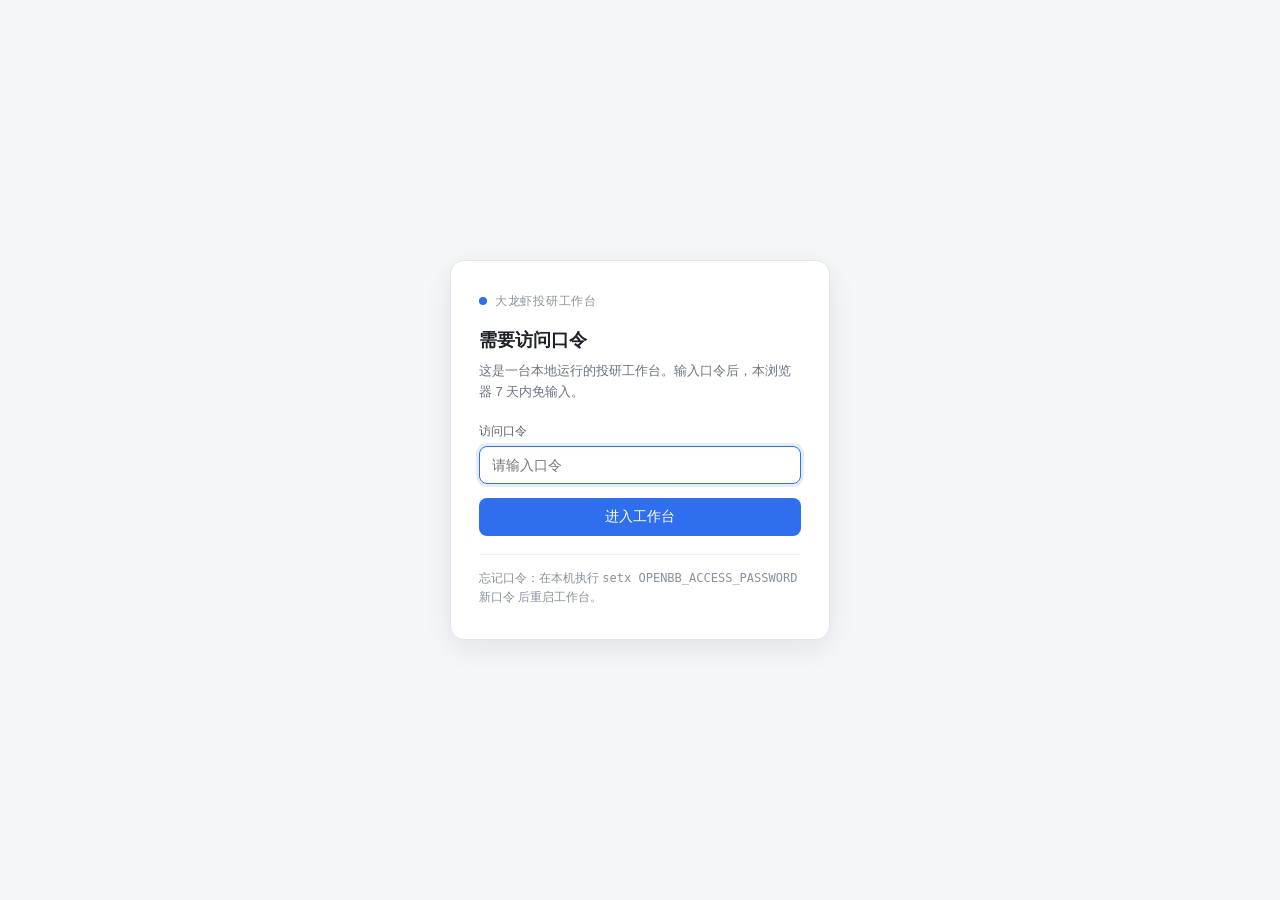
<file: frontend/auth.html>
<!DOCTYPE html>
<html lang="zh-CN">
<head>
  <meta charset="UTF-8">
  <meta name="viewport" content="width=device-width, initial-scale=1.0">
  <title>访问口令 · 大龙虾投研工作台</title>
  <link rel="icon" href="favicon.ico" type="image/x-icon">
  <style>
    /* 独立登录页：不依赖 theme.css，保证任何主题下都可读 */
    :root { color-scheme: light; }
    * { box-sizing: border-box; }
    body {
      margin: 0; min-height: 100vh;
      display: flex; align-items: center; justify-content: center;
      background: #f5f6f8; color: #1f2329;
      font-family: -apple-system, BlinkMacSystemFont, "Segoe UI", "Microsoft YaHei", sans-serif;
    }
    .card {
      width: min(92vw, 380px); padding: 32px 28px;
      background: #fff; border: 1px solid #e3e6eb; border-radius: 14px;
      box-shadow: 0 8px 28px rgba(16, 24, 40, .08);
    }
    .brand { display: flex; align-items: center; gap: 8px; margin-bottom: 18px; }
    .dot { width: 8px; height: 8px; border-radius: 50%; background: #2f6fed; }
    .brand span { font-size: 12px; letter-spacing: .06em; color: #8a919e; }
    h1 { font-size: 18px; margin: 0 0 8px; font-weight: 600; }
    p { font-size: 13px; line-height: 1.65; color: #6b7280; margin: 0 0 20px; }
    label { display: block; font-size: 12px; color: #5a6270; margin-bottom: 6px; }
    input[type="password"] {
      width: 100%; padding: 10px 12px; font-size: 14px;
      border: 1px solid #d3d8e0; border-radius: 8px; outline: none;
      transition: border-color .15s, box-shadow .15s;
    }
    input[type="password"]:focus { border-color: #2f6fed; box-shadow: 0 0 0 3px rgba(47, 111, 237, .12); }
    button {
      width: 100%; margin-top: 14px; padding: 10px;
      font-size: 14px; font-weight: 500; color: #fff; background: #2f6fed;
      border: 0; border-radius: 8px; cursor: pointer; transition: background .15s;
    }
    button:hover { background: #255cc4; }
    .err { display: none; margin-top: 12px; font-size: 12px; color: #d64545; }
    .err.on { display: block; }
    .hint { margin-top: 18px; padding-top: 14px; border-top: 1px solid #eef0f4; font-size: 12px; color: #8a919e; line-height: 1.6; }
  </style>
</head>
<body>
  <div class="card">
    <div class="brand"><i class="dot"></i><span>大龙虾投研工作台</span></div>
    <h1>需要访问口令</h1>
    <p>这是一台本地运行的投研工作台。输入口令后，本浏览器 7 天内免输入。</p>
    <!-- AR-02（REQ-20261109-01）：改 POST 提交，口令不进 URL/浏览器历史；成功后 Cookie 为随机会话而非口令原文 -->
    <form method="post" action="/auth">
      <label for="token">访问口令</label>
      <input id="token" type="password" name="token" placeholder="请输入口令"
             autofocus autocomplete="current-password" required>
      <button type="submit">进入工作台</button>
    </form>
    <div class="err" id="err">口令不正确，请重试</div>
    <div class="hint">忘记口令：在本机执行 <code>setx OPENBB_ACCESS_PASSWORD 新口令</code> 后重启工作台。</div>
  </div>
  <script>
    // 服务端校验失败会 303 回 /auth?error=1，这里据此显示错误提示
    if (location.search.indexOf("error=1") > -1) {
      document.getElementById("err").classList.add("on");
      document.getElementById("token").value = "";
    }
  </script>
</body>
</html>
</file>
